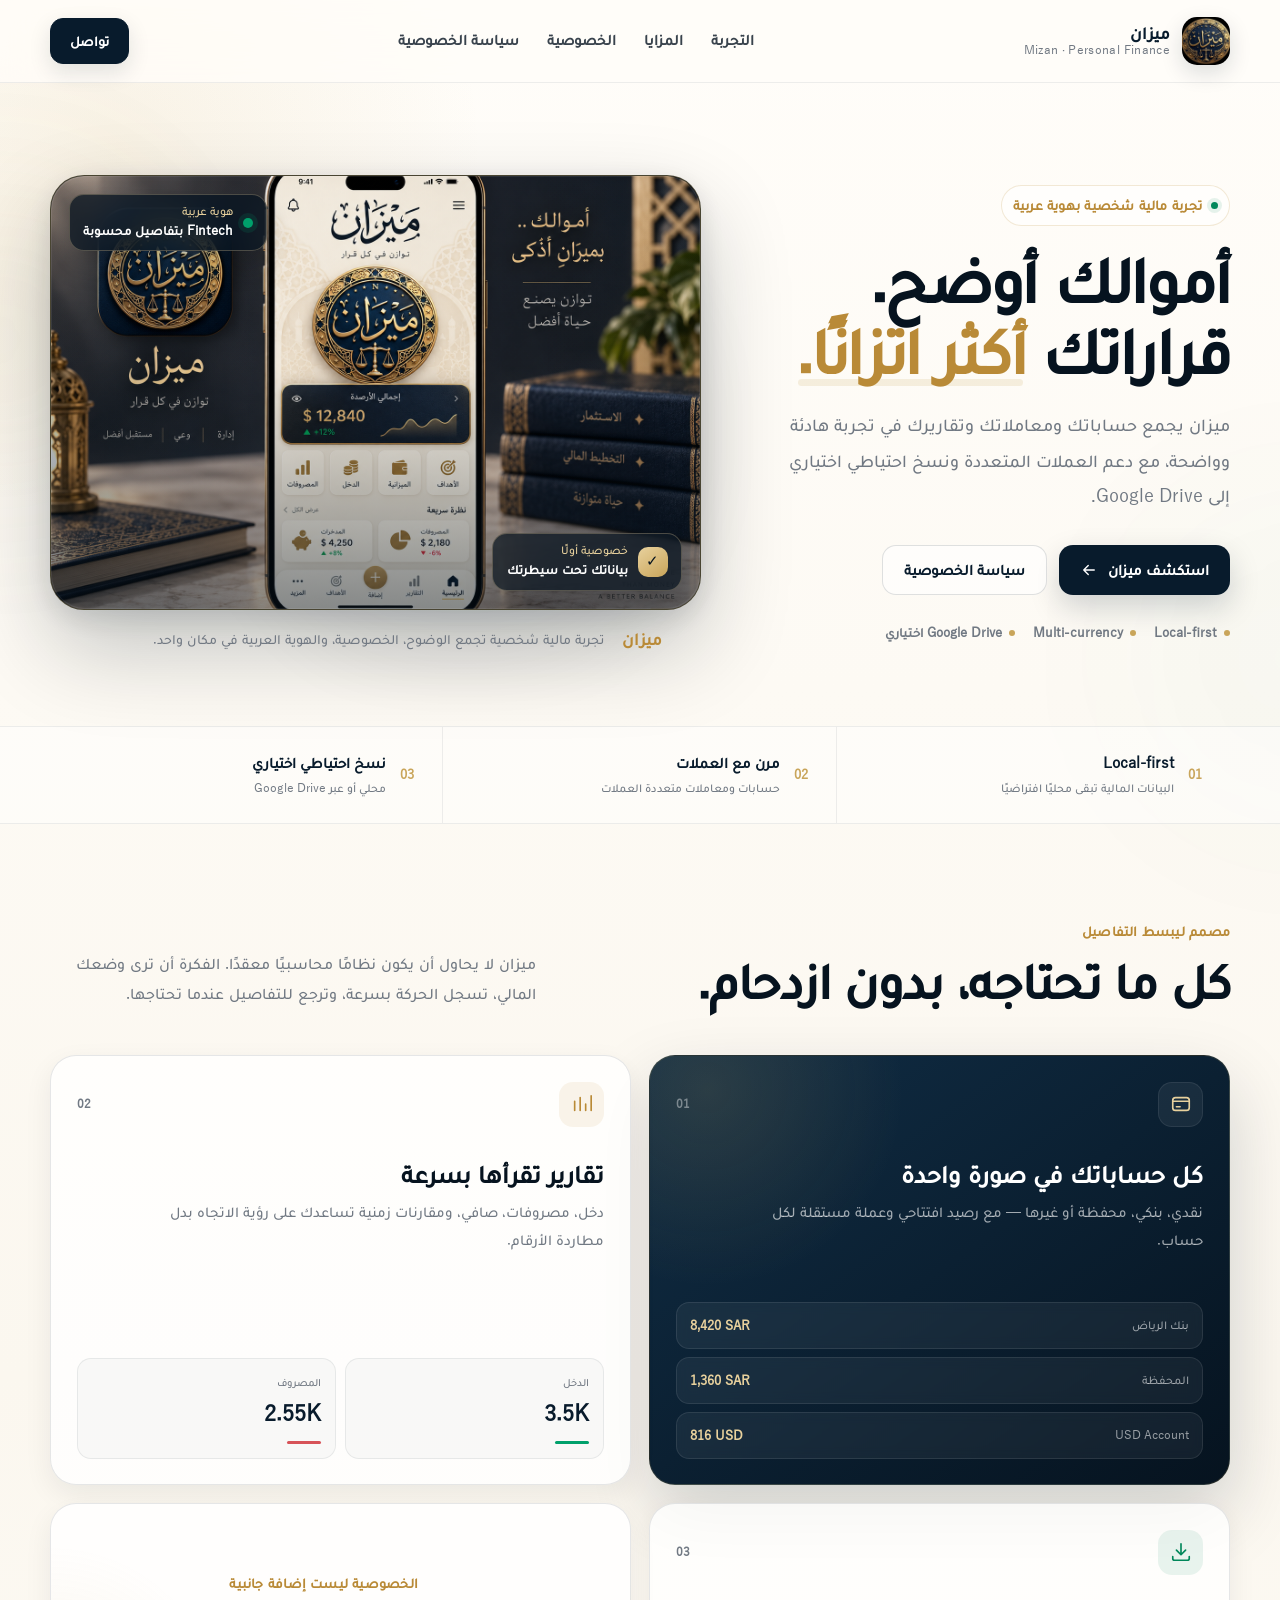
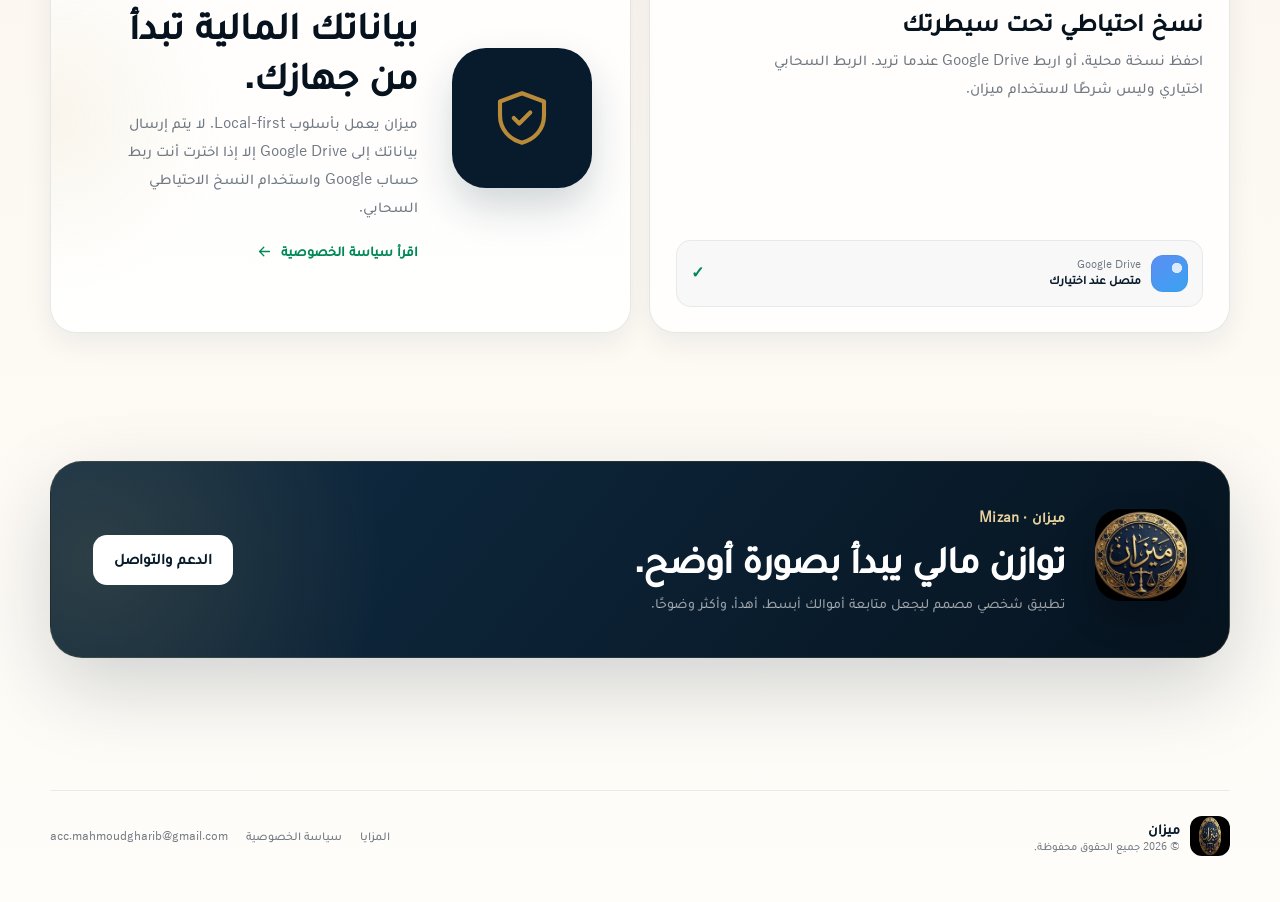
<file: index.html>
<!doctype html>
<html lang="ar" dir="rtl">
<head>
  <meta charset="utf-8" />
  <meta name="viewport" content="width=device-width, initial-scale=1" />
  <meta name="description" content="ميزان — تجربة عربية أنيقة لإدارة الأموال الشخصية، الحسابات، المعاملات، التقارير والنسخ الاحتياطي." />
  <meta name="theme-color" content="#081b2c" />
  <title>ميزان | Mizan</title>
  <link rel="icon" href="assets/mizan-logo.png" />
  <link rel="stylesheet" href="assets/styles.css?v=20260908-fontfix2" />
</head>
<body>
  <div class="ambient ambient-one" aria-hidden="true"></div>
  <div class="ambient ambient-two" aria-hidden="true"></div>

  <header class="site-header">
    <div class="shell nav">
      <a class="brand" href="./" aria-label="الرئيسية - ميزان">
        <img class="brand-logo" src="assets/mizan-logo.png" alt="" />
        <div class="brand-copy">
          <strong>ميزان</strong>
          <span>Mizan · Personal Finance</span>
        </div>
      </a>

      <nav class="navlinks" aria-label="التنقل الرئيسي">
        <a href="#experience">التجربة</a>
        <a href="#features">المزايا</a>
        <a href="#privacy">الخصوصية</a>
        <a href="privacy-policy/">سياسة الخصوصية</a>
      </nav>

      <a class="nav-cta" href="mailto:acc.mahmoudgharib@gmail.com">تواصل</a>
    </div>
  </header>

  <main>
    <section class="hero" id="experience">
      <div class="shell hero-grid">
        <div class="hero-copy">
          <div class="eyebrow">
            <span class="eyebrow-dot"></span>
            تجربة مالية شخصية بهوية عربية
          </div>

          <h1>
            أموالك أوضح.<br />
            قراراتك <span>أكثر اتزانًا.</span>
          </h1>

          <p class="hero-lead">
            ميزان يجمع حساباتك ومعاملاتك وتقاريرك في تجربة هادئة وواضحة،
            مع دعم العملات المتعددة ونسخ احتياطي اختياري إلى Google Drive.
          </p>

          <div class="hero-actions">
            <a class="btn btn-primary" href="#features">
              <span>استكشف ميزان</span>
              <svg viewBox="0 0 24 24" aria-hidden="true"><path d="M5 12h14M13 6l6 6-6 6"/></svg>
            </a>
            <a class="btn btn-ghost" href="privacy-policy/">
              سياسة الخصوصية
            </a>
          </div>

          <div class="trust-row" aria-label="مميزات أساسية">
            <span><i></i> Local-first</span>
            <span><i></i> Multi-currency</span>
            <span><i></i> Google Drive اختياري</span>
          </div>
        </div>

        <div class="hero-art" aria-label="هوية ميزان وتجربة التطبيق">
          <div class="hero-art-frame">
            <img src="assets/mizan-hero-visual.png" alt="تصميم بصري لتطبيق ميزان يعرض الهوية العربية وتجربة إدارة الأموال" />
            <div class="hero-art-shade" aria-hidden="true"></div>
            <div class="hero-art-badge hero-art-badge-top">
              <span class="badge-mark"></span>
              <div><small>هوية عربية</small><strong>Fintech بتفاصيل محسوبة</strong></div>
            </div>
            <div class="hero-art-badge hero-art-badge-bottom">
              <span class="badge-icon">✓</span>
              <div><small>خصوصية أولًا</small><strong>بياناتك تحت سيطرتك</strong></div>
            </div>
          </div>
          <div class="hero-art-caption">
            <span>ميزان</span>
            <p>تجربة مالية شخصية تجمع الوضوح، الخصوصية، والهوية العربية في مكان واحد.</p>
          </div>
        </div>
      </div>
    </section>

    <section class="stats-strip">
      <div class="shell stats-grid">
        <div class="stat-item">
          <span>01</span>
          <div><strong>Local-first</strong><small>البيانات المالية تبقى محليًا افتراضيًا</small></div>
        </div>
        <div class="stat-item">
          <span>02</span>
          <div><strong>مرن مع العملات</strong><small>حسابات ومعاملات متعددة العملات</small></div>
        </div>
        <div class="stat-item">
          <span>03</span>
          <div><strong>نسخ احتياطي اختياري</strong><small>محلي أو عبر Google Drive</small></div>
        </div>
      </div>
    </section>

    <section class="section section-features" id="features">
      <div class="shell">
        <div class="section-heading">
          <div>
            <span class="section-kicker">مصمم ليبسط التفاصيل</span>
            <h2>كل ما تحتاجه، بدون ازدحام.</h2>
          </div>
          <p>
            ميزان لا يحاول أن يكون نظامًا محاسبيًا معقدًا. الفكرة أن ترى وضعك المالي،
            تسجل الحركة بسرعة، وترجع للتفاصيل عندما تحتاجها.
          </p>
        </div>

        <div class="bento">
          <article class="feature-card feature-card-wide dark-card">
            <div class="feature-top">
              <span class="feature-icon">
                <svg viewBox="0 0 24 24" aria-hidden="true">
                  <rect x="3" y="5" width="18" height="14" rx="3"/>
                  <path d="M3 9h18M7 15h4"/>
                </svg>
              </span>
              <span class="feature-number">01</span>
            </div>
            <div class="feature-copy">
              <h3>كل حساباتك في صورة واحدة</h3>
              <p>نقدي، بنكي، محفظة أو غيرها — مع رصيد افتتاحي وعملة مستقلة لكل حساب.</p>
            </div>
            <div class="account-stack" aria-hidden="true">
              <div class="account-chip">
                <span>بنك الرياض</span><strong>8,420 SAR</strong>
              </div>
              <div class="account-chip">
                <span>المحفظة</span><strong>1,360 SAR</strong>
              </div>
              <div class="account-chip">
                <span>USD Account</span><strong>816 USD</strong>
              </div>
            </div>
          </article>

          <article class="feature-card">
            <div class="feature-top">
              <span class="feature-icon gold-icon">
                <svg viewBox="0 0 24 24" aria-hidden="true">
                  <path d="M4 19V9M10 19V5M16 19v-7M22 19V3"/>
                </svg>
              </span>
              <span class="feature-number">02</span>
            </div>
            <div class="feature-copy">
              <h3>تقارير تقرأها بسرعة</h3>
              <p>دخل، مصروفات، صافي، ومقارنات زمنية تساعدك على رؤية الاتجاه بدل مطاردة الأرقام.</p>
            </div>
            <div class="report-mini" aria-hidden="true">
              <div><span>الدخل</span><b>3.5K</b><i class="up"></i></div>
              <div><span>المصروف</span><b>2.55K</b><i class="down"></i></div>
            </div>
          </article>

          <article class="feature-card">
            <div class="feature-top">
              <span class="feature-icon green-icon">
                <svg viewBox="0 0 24 24" aria-hidden="true">
                  <path d="M12 3v12M7 10l5 5 5-5"/>
                  <path d="M5 21h14a2 2 0 0 0 2-2v-2M3 17v2a2 2 0 0 0 2 2"/>
                </svg>
              </span>
              <span class="feature-number">03</span>
            </div>
            <div class="feature-copy">
              <h3>نسخ احتياطي تحت سيطرتك</h3>
              <p>احفظ نسخة محلية، أو اربط Google Drive عندما تريد. الربط السحابي اختياري وليس شرطًا لاستخدام ميزان.</p>
            </div>
            <div class="backup-ui" aria-hidden="true">
              <span class="cloud-dot"></span>
              <div><small>Google Drive</small><strong>متصل عند اختيارك</strong></div>
              <span class="backup-check">✓</span>
            </div>
          </article>

          <article class="feature-card feature-card-wide privacy-card" id="privacy">
            <div class="privacy-mark" aria-hidden="true">
              <svg viewBox="0 0 24 24"><path d="M12 3 4 6v5c0 5.2 3.4 8.7 8 10 4.6-1.3 8-4.8 8-10V6l-8-3Z"/><path d="m9 12 2 2 4-4"/></svg>
            </div>
            <div class="privacy-copy">
              <span class="section-kicker">الخصوصية ليست إضافة جانبية</span>
              <h3>بياناتك المالية تبدأ من جهازك.</h3>
              <p>
                ميزان يعمل بأسلوب Local-first. لا يتم إرسال بياناتك إلى Google Drive إلا إذا اخترت أنت ربط حساب Google واستخدام النسخ الاحتياطي السحابي.
              </p>
              <a class="inline-link" href="privacy-policy/">
                اقرأ سياسة الخصوصية
                <svg viewBox="0 0 24 24" aria-hidden="true"><path d="M5 12h14M13 6l6 6-6 6"/></svg>
              </a>
            </div>
          </article>
        </div>
      </div>
    </section>

    <section class="section final-cta-section">
      <div class="shell">
        <div class="final-cta">
          <div class="final-cta-logo">
            <img src="assets/mizan-logo.png" alt="شعار ميزان" />
          </div>
          <div>
            <span class="section-kicker">ميزان · Mizan</span>
            <h2>توازن مالي يبدأ بصورة أوضح.</h2>
            <p>تطبيق شخصي مصمم ليجعل متابعة أموالك أبسط، أهدأ، وأكثر وضوحًا.</p>
          </div>
          <a class="btn btn-light" href="mailto:acc.mahmoudgharib@gmail.com">الدعم والتواصل</a>
        </div>
      </div>
    </section>
  </main>

  <footer class="site-footer">
    <div class="shell footer-grid">
      <div class="footer-brand">
        <img src="assets/mizan-logo.png" alt="" />
        <div><strong>ميزان</strong><span>© 2026 جميع الحقوق محفوظة.</span></div>
      </div>
      <div class="footer-links">
        <a href="#features">المزايا</a>
        <a href="privacy-policy/">سياسة الخصوصية</a>
        <a href="mailto:acc.mahmoudgharib@gmail.com">acc.mahmoudgharib@gmail.com</a>
      </div>
    </div>
  </footer>
</body>
</html>
</file>
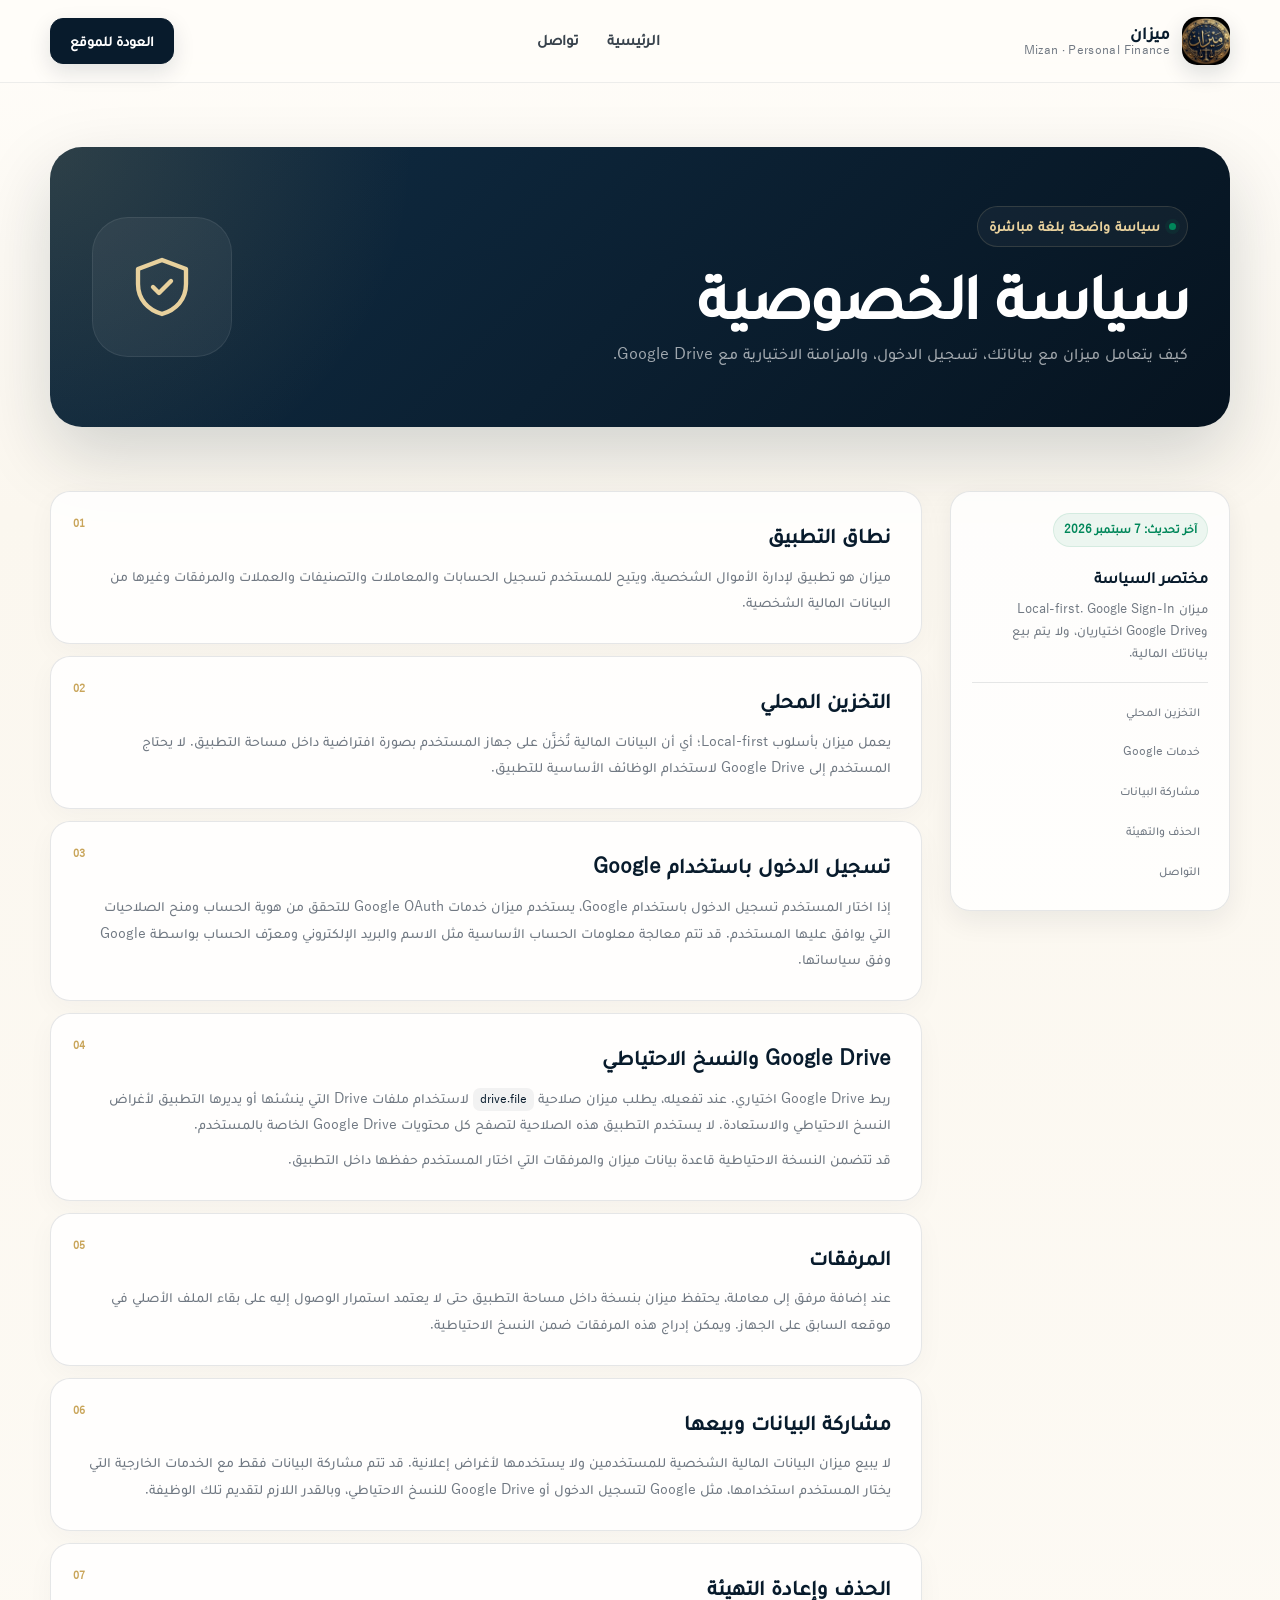
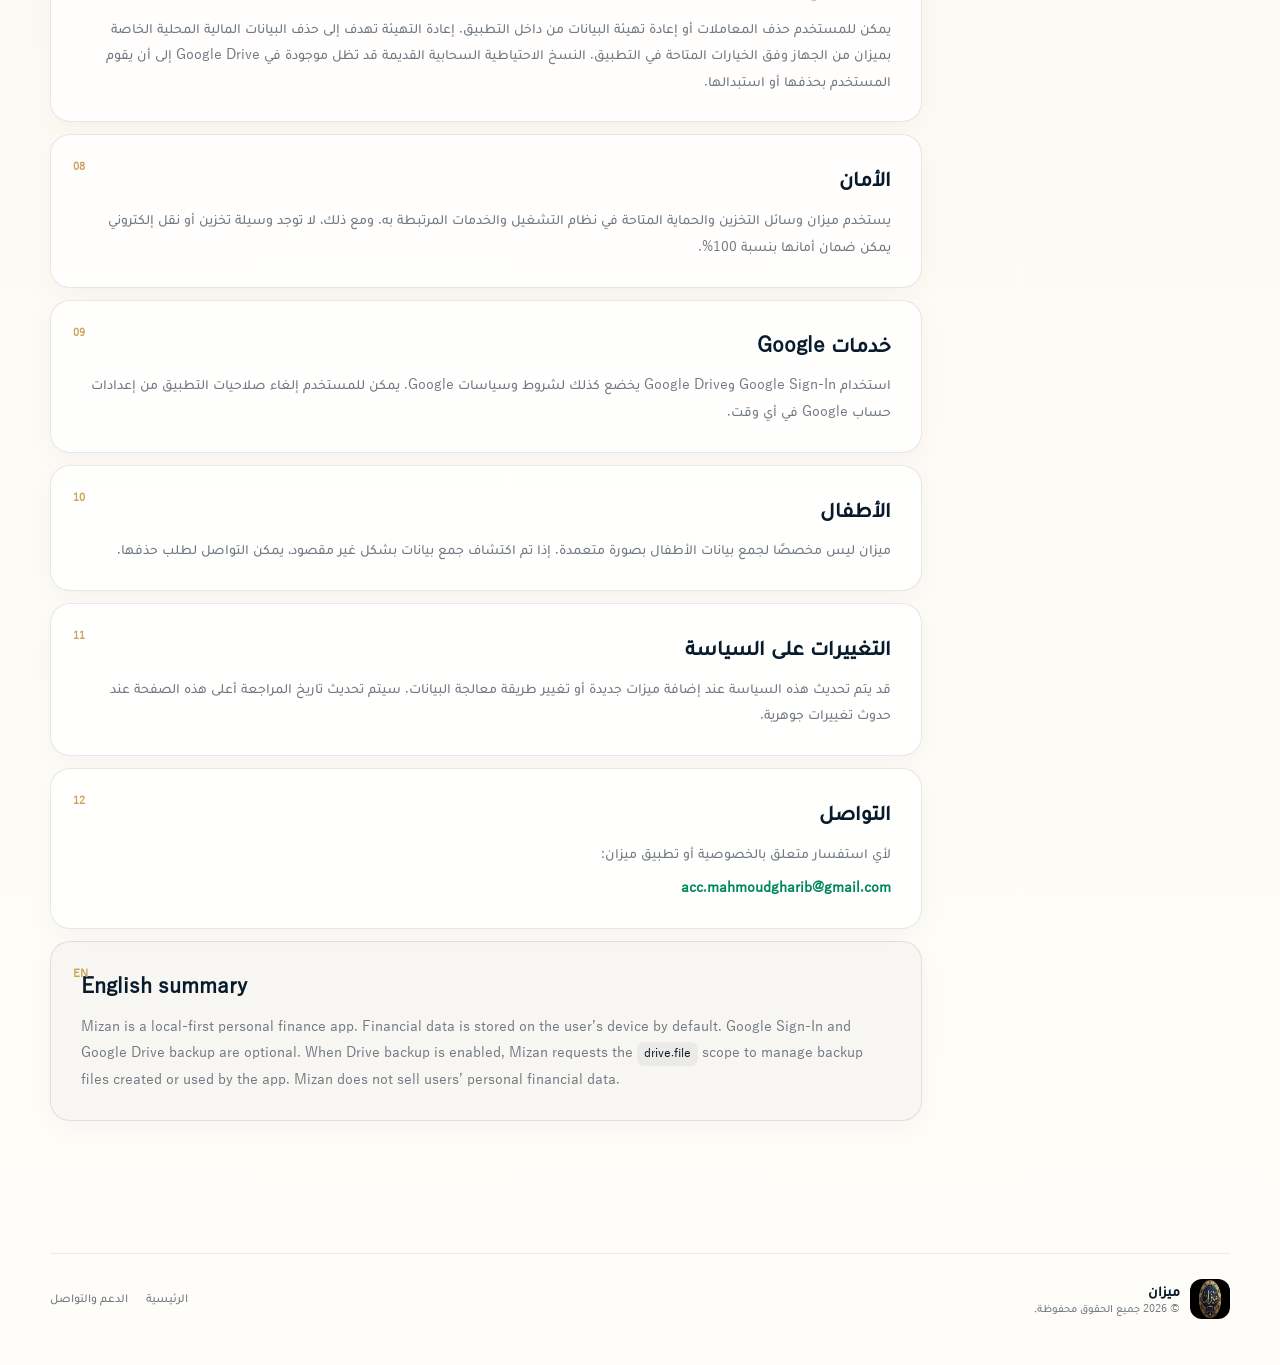
<file: privacy-policy/index.html>
<!doctype html>
<html lang="ar" dir="rtl">
<head>
  <meta charset="utf-8" />
  <meta name="viewport" content="width=device-width, initial-scale=1" />
  <meta name="description" content="سياسة الخصوصية لتطبيق ميزان Mizan" />
  <meta name="theme-color" content="#081b2c" />
  <title>سياسة الخصوصية | ميزان</title>
  <link rel="icon" href="../assets/mizan-logo.png" />
  <link rel="stylesheet" href="../assets/styles.css?v=20260908-fontfix2" />
</head>
<body class="privacy-page">
  <header class="site-header">
    <div class="shell nav">
      <a class="brand" href="../" aria-label="العودة للرئيسية">
        <img class="brand-logo" src="../assets/mizan-logo.png" alt="" />
        <div class="brand-copy">
          <strong>ميزان</strong>
          <span>Mizan · Personal Finance</span>
        </div>
      </a>
      <nav class="navlinks" aria-label="التنقل">
        <a href="../">الرئيسية</a>
        <a href="mailto:acc.mahmoudgharib@gmail.com">تواصل</a>
      </nav>
      <a class="nav-cta" href="../">العودة للموقع</a>
    </div>
  </header>

  <main>
    <section class="privacy-hero">
      <div class="shell">
        <div class="privacy-hero-card">
          <div>
            <span class="eyebrow"><span class="eyebrow-dot"></span> سياسة واضحة بلغة مباشرة</span>
            <h1>سياسة الخصوصية</h1>
            <p>كيف يتعامل ميزان مع بياناتك، تسجيل الدخول، والمزامنة الاختيارية مع Google Drive.</p>
          </div>
          <div class="privacy-shield" aria-hidden="true">
            <svg viewBox="0 0 24 24"><path d="M12 3 4 6v5c0 5.2 3.4 8.7 8 10 4.6-1.3 8-4.8 8-10V6l-8-3Z"/><path d="m9 12 2 2 4-4"/></svg>
          </div>
        </div>
      </div>
    </section>

    <section class="section privacy-content-section">
      <div class="shell privacy-layout">
        <aside class="privacy-aside">
          <div class="privacy-aside-card">
            <span class="badge">آخر تحديث: 7 سبتمبر 2026</span>
            <strong>مختصر السياسة</strong>
            <p>ميزان Local-first. Google Sign-In وGoogle Drive اختياريان، ولا يتم بيع بياناتك المالية.</p>
            <nav aria-label="فهرس السياسة">
              <a href="#local">التخزين المحلي</a>
              <a href="#google">خدمات Google</a>
              <a href="#sharing">مشاركة البيانات</a>
              <a href="#delete">الحذف والتهيئة</a>
              <a href="#contact">التواصل</a>
            </nav>
          </div>
        </aside>

        <article class="privacy-document">
          <section>
            <span class="policy-num">01</span>
            <h2>نطاق التطبيق</h2>
            <p>ميزان هو تطبيق لإدارة الأموال الشخصية، ويتيح للمستخدم تسجيل الحسابات والمعاملات والتصنيفات والعملات والمرفقات وغيرها من البيانات المالية الشخصية.</p>
          </section>

          <section id="local">
            <span class="policy-num">02</span>
            <h2>التخزين المحلي</h2>
            <p>يعمل ميزان بأسلوب Local-first؛ أي أن البيانات المالية تُخزَّن على جهاز المستخدم بصورة افتراضية داخل مساحة التطبيق. لا يحتاج المستخدم إلى Google Drive لاستخدام الوظائف الأساسية للتطبيق.</p>
          </section>

          <section id="google">
            <span class="policy-num">03</span>
            <h2>تسجيل الدخول باستخدام Google</h2>
            <p>إذا اختار المستخدم تسجيل الدخول باستخدام Google، يستخدم ميزان خدمات Google OAuth للتحقق من هوية الحساب ومنح الصلاحيات التي يوافق عليها المستخدم. قد تتم معالجة معلومات الحساب الأساسية مثل الاسم والبريد الإلكتروني ومعرّف الحساب بواسطة Google وفق سياساتها.</p>
          </section>

          <section>
            <span class="policy-num">04</span>
            <h2>Google Drive والنسخ الاحتياطي</h2>
            <p>ربط Google Drive اختياري. عند تفعيله، يطلب ميزان صلاحية <code>drive.file</code> لاستخدام ملفات Drive التي ينشئها أو يديرها التطبيق لأغراض النسخ الاحتياطي والاستعادة. لا يستخدم التطبيق هذه الصلاحية لتصفح كل محتويات Google Drive الخاصة بالمستخدم.</p>
            <p>قد تتضمن النسخة الاحتياطية قاعدة بيانات ميزان والمرفقات التي اختار المستخدم حفظها داخل التطبيق.</p>
          </section>

          <section>
            <span class="policy-num">05</span>
            <h2>المرفقات</h2>
            <p>عند إضافة مرفق إلى معاملة، يحتفظ ميزان بنسخة داخل مساحة التطبيق حتى لا يعتمد استمرار الوصول إليه على بقاء الملف الأصلي في موقعه السابق على الجهاز. ويمكن إدراج هذه المرفقات ضمن النسخ الاحتياطية.</p>
          </section>

          <section id="sharing">
            <span class="policy-num">06</span>
            <h2>مشاركة البيانات وبيعها</h2>
            <p>لا يبيع ميزان البيانات المالية الشخصية للمستخدمين ولا يستخدمها لأغراض إعلانية. قد تتم مشاركة البيانات فقط مع الخدمات الخارجية التي يختار المستخدم استخدامها، مثل Google لتسجيل الدخول أو Google Drive للنسخ الاحتياطي، وبالقدر اللازم لتقديم تلك الوظيفة.</p>
          </section>

          <section id="delete">
            <span class="policy-num">07</span>
            <h2>الحذف وإعادة التهيئة</h2>
            <p>يمكن للمستخدم حذف المعاملات أو إعادة تهيئة البيانات من داخل التطبيق. إعادة التهيئة تهدف إلى حذف البيانات المالية المحلية الخاصة بميزان من الجهاز وفق الخيارات المتاحة في التطبيق. النسخ الاحتياطية السحابية القديمة قد تظل موجودة في Google Drive إلى أن يقوم المستخدم بحذفها أو استبدالها.</p>
          </section>

          <section>
            <span class="policy-num">08</span>
            <h2>الأمان</h2>
            <p>يستخدم ميزان وسائل التخزين والحماية المتاحة في نظام التشغيل والخدمات المرتبطة به. ومع ذلك، لا توجد وسيلة تخزين أو نقل إلكتروني يمكن ضمان أمانها بنسبة 100%.</p>
          </section>

          <section>
            <span class="policy-num">09</span>
            <h2>خدمات Google</h2>
            <p>استخدام Google Sign-In وGoogle Drive يخضع كذلك لشروط وسياسات Google. يمكن للمستخدم إلغاء صلاحيات التطبيق من إعدادات حساب Google في أي وقت.</p>
          </section>

          <section>
            <span class="policy-num">10</span>
            <h2>الأطفال</h2>
            <p>ميزان ليس مخصصًا لجمع بيانات الأطفال بصورة متعمدة. إذا تم اكتشاف جمع بيانات بشكل غير مقصود، يمكن التواصل لطلب حذفها.</p>
          </section>

          <section>
            <span class="policy-num">11</span>
            <h2>التغييرات على السياسة</h2>
            <p>قد يتم تحديث هذه السياسة عند إضافة ميزات جديدة أو تغيير طريقة معالجة البيانات. سيتم تحديث تاريخ المراجعة أعلى هذه الصفحة عند حدوث تغييرات جوهرية.</p>
          </section>

          <section id="contact">
            <span class="policy-num">12</span>
            <h2>التواصل</h2>
            <p>لأي استفسار متعلق بالخصوصية أو تطبيق ميزان:</p>
            <p><a class="contact-email" href="mailto:acc.mahmoudgharib@gmail.com">acc.mahmoudgharib@gmail.com</a></p>
          </section>

          <section class="english-summary" lang="en" dir="ltr">
            <span class="policy-num">EN</span>
            <h2>English summary</h2>
            <p>Mizan is a local-first personal finance app. Financial data is stored on the user’s device by default. Google Sign-In and Google Drive backup are optional. When Drive backup is enabled, Mizan requests the <code>drive.file</code> scope to manage backup files created or used by the app. Mizan does not sell users’ personal financial data.</p>
          </section>
        </article>
      </div>
    </section>
  </main>

  <footer class="site-footer">
    <div class="shell footer-grid">
      <div class="footer-brand">
        <img src="../assets/mizan-logo.png" alt="" />
        <div><strong>ميزان</strong><span>© 2026 جميع الحقوق محفوظة.</span></div>
      </div>
      <div class="footer-links">
        <a href="../">الرئيسية</a>
        <a href="mailto:acc.mahmoudgharib@gmail.com">الدعم والتواصل</a>
      </div>
    </div>
  </footer>
</body>
</html>
</file>
<file: assets/styles.css>
@font-face {
  font-family: 'MahmoudWeb';
  src: url('./fonts/Mahmoud-Web-20260908.woff2') format('woff2'),
       url('./fonts/Mahmoud-Web-20260908.ttf') format('truetype');
  font-display: swap;
  font-style: normal;
  font-weight: 500;
}

:root {
  --navy-950: #06131f;
  --navy-900: #081b2c;
  --navy-850: #0b2336;
  --navy-800: #102d45;
  --gold-600: #b98a37;
  --gold-500: #c9a55a;
  --gold-300: #e8d19d;
  --cream-50: #fffdf9;
  --cream-100: #fbf7ef;
  --cream-200: #f5eee2;
  --ink-900: #121b24;
  --ink-700: #39434d;
  --ink-500: #717983;
  --green-600: #00875a;
  --green-500: #00a06b;
  --red-500: #d75358;
  --line: rgba(8, 27, 44, .10);
  --line-gold: rgba(201, 165, 90, .28);
  --white: #fff;
  --shadow-sm: 0 10px 28px rgba(8, 27, 44, .07);
  --shadow-md: 0 24px 60px rgba(8, 27, 44, .12);
  --shadow-lg: 0 36px 90px rgba(8, 27, 44, .18);
  --radius-xl: 36px;
  --radius-lg: 26px;
  --radius-md: 18px;
  --ease: cubic-bezier(.2,.75,.25,1);
}

* { box-sizing: border-box; }
html {
  scroll-behavior: smooth;
  font-family: 'MahmoudWeb', sans-serif;
}

html, body, body *, button, input, textarea, select, option {
  font-family: 'MahmoudWeb', sans-serif !important;
}


body {
  margin: 0;
  color: var(--ink-900);
  background:
    radial-gradient(circle at 9% 6%, rgba(201,165,90,.12), transparent 23rem),
    linear-gradient(180deg, #fffdf9 0%, #fbf7ef 55%, #fffdf9 100%);
  font-family: 'MahmoudWeb', sans-serif;
  font-weight: 500;
  font-synthesis: weight;
  line-height: 1.72;
  text-rendering: optimizeLegibility;
  -webkit-font-smoothing: antialiased;
  overflow-x: hidden;
}

body::selection { background: rgba(201,165,90,.35); color: var(--navy-950); }

button, input, textarea, select, option, code, pre {
  font-family: inherit;
}

img { max-width: 100%; }
a { color: inherit; text-decoration: none; }
svg { fill: none; stroke: currentColor; stroke-width: 1.8; stroke-linecap: round; stroke-linejoin: round; }

.shell {
  width: min(1180px, calc(100% - 44px));
  margin-inline: auto;
}

.ambient {
  position: fixed;
  border-radius: 50%;
  filter: blur(90px);
  pointer-events: none;
  z-index: -1;
  opacity: .42;
}
.ambient-one {
  width: 320px;
  height: 320px;
  background: rgba(201,165,90,.16);
  top: 20vh;
  left: -160px;
}
.ambient-two {
  width: 380px;
  height: 380px;
  background: rgba(0,135,90,.06);
  right: -210px;
  top: 52vh;
}

/* Header */
.site-header {
  position: sticky;
  inset-block-start: 0;
  z-index: 50;
  background: rgba(255,253,249,.82);
  border-bottom: 1px solid rgba(8,27,44,.07);
  backdrop-filter: blur(18px) saturate(140%);
  -webkit-backdrop-filter: blur(18px) saturate(140%);
}

.nav {
  min-height: 82px;
  display: grid;
  grid-template-columns: auto 1fr auto;
  align-items: center;
  gap: 28px;
}

.brand {
  display: inline-flex;
  align-items: center;
  gap: 12px;
  min-width: max-content;
}

.brand-logo {
  width: 48px;
  height: 48px;
  border-radius: 15px;
  object-fit: cover;
  box-shadow: 0 8px 22px rgba(8,27,44,.14);
}

.brand-copy {
  display: grid;
  gap: 0;
  line-height: 1.15;
}
.brand-copy strong {
  color: var(--navy-900);
  font-size: 1.08rem;
  font-weight: 900;
}
.brand-copy span {
  color: var(--ink-500);
  font-size: .73rem;
  direction: ltr;
  text-align: right;
  letter-spacing: .03em;
}

.navlinks {
  display: flex;
  justify-content: center;
  align-items: center;
  gap: 28px;
}
.navlinks a {
  color: var(--ink-700);
  font-size: .93rem;
  font-weight: 750;
  transition: color .18s ease;
}
.navlinks a:hover { color: var(--navy-900); }

.nav-cta {
  background: var(--navy-900);
  color: white;
  padding: 10px 19px;
  border: 1px solid var(--navy-900);
  border-radius: 13px;
  font-size: .9rem;
  font-weight: 850;
  box-shadow: 0 8px 22px rgba(8,27,44,.12);
  transition: transform .22s var(--ease), background .22s var(--ease);
}
.nav-cta:hover {
  transform: translateY(-2px);
  background: var(--navy-800);
}

/* Hero */
.hero {
  position: relative;
  padding: 92px 0 72px;
}

.hero-grid {
  display: grid;
  grid-template-columns: minmax(0, .94fr) minmax(460px, 1.06fr);
  align-items: center;
  gap: 78px;
}

.hero-copy { position: relative; z-index: 2; }

.eyebrow,
.section-kicker {
  color: var(--gold-600);
  font-size: .9rem;
  font-weight: 900;
  letter-spacing: .015em;
}
.eyebrow {
  display: inline-flex;
  align-items: center;
  gap: 9px;
  padding: 7px 11px;
  border: 1px solid rgba(201,165,90,.24);
  background: rgba(255,255,255,.56);
  border-radius: 999px;
}
.eyebrow-dot {
  width: 7px;
  height: 7px;
  background: var(--green-600);
  border-radius: 50%;
  box-shadow: 0 0 0 4px rgba(0,135,90,.10);
}

h1, h2, h3, p { margin-top: 0; }

.hero h1 {
  margin: 20px 0 20px;
  color: var(--navy-950);
  font-size: clamp(3rem, 5.15vw, 5.45rem);
  line-height: 1.08;
  font-weight: 900;
  letter-spacing: -.035em;
}
.hero h1 span {
  color: var(--gold-600);
  position: relative;
  white-space: nowrap;
}
.hero h1 span::after {
  content: '';
  position: absolute;
  right: 1%;
  left: 1%;
  bottom: .04em;
  height: .11em;
  background: rgba(201,165,90,.16);
  border-radius: 999px;
  z-index: -1;
}

.hero-lead {
  max-width: 635px;
  color: var(--ink-500);
  font-size: 1.14rem;
  line-height: 1.95;
  margin-bottom: 0;
}

.hero-actions {
  display: flex;
  flex-wrap: wrap;
  align-items: center;
  gap: 12px;
  margin-top: 30px;
}

.btn {
  min-height: 50px;
  padding: 11px 21px;
  border-radius: 14px;
  display: inline-flex;
  align-items: center;
  justify-content: center;
  gap: 10px;
  font-weight: 900;
  font-size: .96rem;
  transition: transform .22s var(--ease), box-shadow .22s var(--ease), background .22s var(--ease);
}
.btn svg { width: 18px; height: 18px; transform: scaleX(-1); }

.btn-primary {
  background: var(--navy-900);
  color: white;
  box-shadow: 0 12px 30px rgba(8,27,44,.18);
}
.btn-primary:hover {
  transform: translateY(-3px);
  background: var(--navy-800);
  box-shadow: 0 18px 36px rgba(8,27,44,.22);
}

.btn-ghost {
  color: var(--navy-900);
  border: 1px solid rgba(8,27,44,.13);
  background: rgba(255,255,255,.58);
}
.btn-ghost:hover {
  transform: translateY(-3px);
  background: white;
  box-shadow: var(--shadow-sm);
}

.trust-row {
  display: flex;
  flex-wrap: wrap;
  gap: 12px 18px;
  margin-top: 27px;
  color: var(--ink-500);
  font-size: .82rem;
  font-weight: 700;
}
.trust-row span {
  display: inline-flex;
  align-items: center;
  gap: 7px;
}
.trust-row i {
  width: 6px;
  height: 6px;
  border-radius: 50%;
  background: var(--gold-500);
}

/* Product stage */
.product-stage {
  position: relative;
  min-height: 600px;
  display: grid;
  place-items: center;
}

.stage-glow {
  position: absolute;
  width: 88%;
  aspect-ratio: 1;
  border-radius: 50%;
  background:
    radial-gradient(circle, rgba(201,165,90,.20) 0%, rgba(201,165,90,.08) 36%, transparent 68%);
  filter: blur(6px);
}

.app-window {
  width: min(100%, 520px);
  position: relative;
  z-index: 2;
  background:
    linear-gradient(180deg, rgba(255,255,255,.96), rgba(255,253,249,.94));
  border: 1px solid rgba(8,27,44,.09);
  border-radius: 34px;
  padding: 20px;
  box-shadow:
    0 42px 100px rgba(8,27,44,.18),
    0 3px 0 rgba(255,255,255,.85) inset;
  transform: rotate(-1.1deg);
}

.app-window::before {
  content: '';
  position: absolute;
  inset: 8px;
  border: 1px solid rgba(201,165,90,.12);
  border-radius: 27px;
  pointer-events: none;
}

.app-topline {
  display: flex;
  justify-content: space-between;
  align-items: center;
  gap: 14px;
  padding: 5px 5px 18px;
}

.app-brand-mini {
  display: flex;
  align-items: center;
  gap: 10px;
}
.app-brand-mini img {
  width: 40px;
  height: 40px;
  border-radius: 13px;
  object-fit: cover;
}
.app-brand-mini div { display: grid; line-height: 1.25; }
.app-brand-mini strong { font-size: .92rem; color: var(--navy-900); }
.app-brand-mini span { font-size: .72rem; color: var(--ink-500); }

.status-pill {
  font-size: .68rem;
  color: var(--green-600);
  background: rgba(0,135,90,.08);
  border: 1px solid rgba(0,135,90,.12);
  border-radius: 999px;
  padding: 5px 9px;
  font-weight: 850;
}

.balance-panel {
  position: relative;
  overflow: hidden;
  min-height: 260px;
  padding: 25px 26px 15px;
  border-radius: 27px;
  background:
    radial-gradient(circle at 10% 0%, rgba(201,165,90,.15), transparent 34%),
    radial-gradient(circle at 100% 100%, rgba(255,255,255,.08), transparent 30%),
    linear-gradient(145deg, var(--navy-800), var(--navy-950));
  color: white;
  box-shadow: 0 18px 42px rgba(8,27,44,.22);
}

.balance-label {
  display: inline-flex;
  align-items: center;
  gap: 8px;
  color: var(--gold-300);
  font-size: .9rem;
  font-weight: 850;
}
.wallet-icon {
  width: 30px;
  height: 30px;
  border: 1px solid rgba(232,209,157,.25);
  border-radius: 10px;
  display: grid;
  place-items: center;
}
.wallet-icon svg { width: 17px; }

.balance-number {
  margin-top: 21px;
  font-family: 'MahmoudWeb', 'Segoe UI', sans-serif;
  font-size: 2.68rem;
  font-weight: 900;
  direction: ltr;
  text-align: right;
  letter-spacing: -.025em;
}
.balance-number small {
  color: var(--gold-300);
  font-size: .82rem;
  font-weight: 800;
  letter-spacing: .02em;
}

.balance-sub {
  margin-top: 3px;
  color: rgba(255,255,255,.54);
  font-size: .76rem;
}

.balance-line {
  position: absolute;
  right: 0;
  left: 0;
  bottom: 0;
  height: 88px;
}
.balance-line svg { width: 100%; height: 100%; }
.balance-line .area {
  fill: rgba(201,165,90,.08);
  stroke: none;
}
.balance-line .stroke {
  stroke: var(--gold-500);
  stroke-width: 2.2;
  fill: none;
  vector-effect: non-scaling-stroke;
}

.mini-metrics {
  display: grid;
  grid-template-columns: repeat(3,1fr);
  gap: 10px;
  margin-top: 12px;
}
.mini-metrics > div {
  min-width: 0;
  padding: 12px 13px;
  border: 1px solid rgba(8,27,44,.07);
  background: white;
  border-radius: 15px;
  display: grid;
  gap: 3px;
}
.mini-metrics span { color: var(--ink-500); font-size: .68rem; }
.mini-metrics strong { color: var(--navy-900); font-size: .95rem; direction: ltr; text-align: right; }
.mini-metrics .positive { color: var(--green-600); }
.mini-metrics .negative { color: var(--red-500); }

.insight-card {
  display: grid;
  grid-template-columns: auto 1fr auto;
  gap: 11px;
  align-items: center;
  padding: 13px 14px;
  margin-top: 10px;
  background: rgba(8,27,44,.035);
  border: 1px solid rgba(8,27,44,.06);
  border-radius: 15px;
}
.insight-icon {
  width: 34px;
  height: 34px;
  border-radius: 11px;
  display: grid;
  place-items: center;
  color: var(--gold-600);
  background: rgba(201,165,90,.10);
}
.insight-icon svg { width: 19px; }
.insight-card > div:nth-child(2) { display: grid; line-height: 1.32; }
.insight-card span { color: var(--ink-500); font-size: .66rem; }
.insight-card strong { color: var(--navy-900); font-size: .78rem; }

.spark-bars {
  width: 65px;
  height: 30px;
  display: flex;
  gap: 4px;
  align-items: end;
}
.spark-bars i {
  width: 6px;
  border-radius: 8px 8px 2px 2px;
  background: linear-gradient(180deg, var(--gold-500), rgba(201,165,90,.28));
}

.float-card {
  position: absolute;
  z-index: 4;
  display: flex;
  align-items: center;
  gap: 10px;
  padding: 11px 13px;
  border-radius: 16px;
  background: rgba(255,255,255,.86);
  backdrop-filter: blur(16px);
  -webkit-backdrop-filter: blur(16px);
  border: 1px solid rgba(255,255,255,.9);
  box-shadow: 0 18px 42px rgba(8,27,44,.14);
  animation: floaty 5.4s ease-in-out infinite;
}
.float-card div { display: grid; line-height: 1.25; }
.float-card small { font-size: .64rem; color: var(--ink-500); }
.float-card strong { font-size: .75rem; color: var(--navy-900); }
.float-icon {
  width: 32px;
  height: 32px;
  border-radius: 10px;
  background: var(--navy-900);
  color: var(--gold-300);
  display: grid;
  place-items: center;
  font-weight: 900;
}
.float-one { top: 10%; left: -5%; }
.float-two { right: -2%; bottom: 13%; animation-delay: -2.2s; }

@keyframes floaty {
  0%,100% { transform: translateY(0); }
  50% { transform: translateY(-9px); }
}

/* Stats strip */
.stats-strip {
  border-block: 1px solid rgba(8,27,44,.07);
  background: rgba(255,255,255,.44);
}
.stats-grid {
  display: grid;
  grid-template-columns: repeat(3,1fr);
}
.stat-item {
  display: grid;
  grid-template-columns: auto 1fr;
  gap: 14px;
  align-items: center;
  padding: 24px 28px;
  border-inline-start: 1px solid rgba(8,27,44,.07);
}
.stat-item:first-child { border-inline-start: 0; }
.stat-item > span {
  color: var(--gold-500);
  font-weight: 900;
  font-size: .8rem;
}
.stat-item div { display: grid; gap: 1px; }
.stat-item strong { color: var(--navy-900); font-size: .93rem; }
.stat-item small { color: var(--ink-500); font-size: .76rem; }

/* Sections */
.section { padding: 94px 0; }

.section-heading {
  display: grid;
  grid-template-columns: 1fr minmax(320px,.78fr);
  gap: 70px;
  align-items: end;
  margin-bottom: 42px;
}
.section-heading h2,
.final-cta h2 {
  margin: 7px 0 0;
  color: var(--navy-950);
  font-size: clamp(2.15rem, 4vw, 3.7rem);
  line-height: 1.18;
  font-weight: 900;
  letter-spacing: -.025em;
}
.section-heading p {
  color: var(--ink-500);
  margin-bottom: 4px;
  font-size: 1rem;
  line-height: 1.88;
}

/* Bento */
.bento {
  display: grid;
  grid-template-columns: repeat(2,minmax(0,1fr));
  gap: 18px;
}
.feature-card {
  position: relative;
  min-height: 360px;
  overflow: hidden;
  padding: 26px;
  border: 1px solid var(--line);
  border-radius: var(--radius-lg);
  background: rgba(255,255,255,.78);
  box-shadow: var(--shadow-sm);
  transition: transform .28s var(--ease), box-shadow .28s var(--ease), border-color .28s var(--ease);
}
.feature-card:hover {
  transform: translateY(-5px);
  box-shadow: var(--shadow-md);
  border-color: rgba(201,165,90,.34);
}
.feature-card-wide { min-height: 430px; }

.feature-top {
  display: flex;
  align-items: center;
  justify-content: space-between;
}
.feature-icon {
  width: 45px;
  height: 45px;
  border-radius: 14px;
  display: grid;
  place-items: center;
  color: var(--navy-900);
  background: rgba(8,27,44,.06);
}
.feature-icon svg { width: 22px; height: 22px; }
.gold-icon { color: var(--gold-600); background: rgba(201,165,90,.12); }
.green-icon { color: var(--green-600); background: rgba(0,135,90,.09); }
.feature-number {
  font-size: .75rem;
  color: var(--ink-500);
  font-weight: 900;
  direction: ltr;
}

.feature-copy { margin-top: 32px; max-width: 90%; }
.feature-copy h3,
.privacy-copy h3 {
  color: var(--navy-950);
  font-size: 1.55rem;
  line-height: 1.3;
  font-weight: 900;
  margin-bottom: 8px;
}
.feature-copy p,
.privacy-copy p {
  color: var(--ink-500);
  font-size: .94rem;
  line-height: 1.85;
  margin-bottom: 0;
}

.dark-card {
  color: white;
  background:
    radial-gradient(circle at 10% 8%, rgba(201,165,90,.15), transparent 30%),
    linear-gradient(145deg, var(--navy-800), var(--navy-950));
  border-color: rgba(201,165,90,.16);
  box-shadow: 0 30px 70px rgba(8,27,44,.18);
}
.dark-card .feature-icon {
  color: var(--gold-300);
  background: rgba(255,255,255,.06);
  border: 1px solid rgba(255,255,255,.08);
}
.dark-card .feature-number { color: rgba(255,255,255,.40); }
.dark-card .feature-copy h3 { color: white; }
.dark-card .feature-copy p { color: rgba(255,255,255,.62); }

.account-stack {
  position: absolute;
  left: 26px;
  right: 26px;
  bottom: 25px;
  display: grid;
  gap: 8px;
}
.account-chip {
  display: flex;
  justify-content: space-between;
  gap: 16px;
  align-items: center;
  padding: 11px 13px;
  border: 1px solid rgba(255,255,255,.09);
  border-radius: 13px;
  background: rgba(255,255,255,.055);
  backdrop-filter: blur(6px);
}
.account-chip span { color: rgba(255,255,255,.56); font-size: .75rem; }
.account-chip strong { color: var(--gold-300); direction: ltr; font-size: .84rem; }

.report-mini {
  position: absolute;
  right: 26px;
  left: 26px;
  bottom: 25px;
  display: grid;
  grid-template-columns: repeat(2,1fr);
  gap: 9px;
}
.report-mini > div {
  padding: 14px;
  border: 1px solid rgba(8,27,44,.07);
  border-radius: 14px;
  background: rgba(8,27,44,.025);
  display: grid;
  gap: 3px;
}
.report-mini span { color: var(--ink-500); font-size: .7rem; }
.report-mini b { font-size: 1.35rem; color: var(--navy-900); direction: ltr; text-align: right; }
.report-mini i {
  width: 34px;
  height: 3px;
  border-radius: 999px;
  margin-top: 5px;
}
.report-mini .up { background: var(--green-500); }
.report-mini .down { background: var(--red-500); }

.backup-ui {
  position: absolute;
  right: 26px;
  left: 26px;
  bottom: 25px;
  padding: 14px;
  border: 1px solid rgba(8,27,44,.07);
  border-radius: 15px;
  display: grid;
  grid-template-columns: auto 1fr auto;
  align-items: center;
  gap: 10px;
  background: rgba(8,27,44,.025);
}
.cloud-dot {
  width: 37px;
  height: 37px;
  border-radius: 12px;
  background:
    radial-gradient(circle at 70% 35%, rgba(255,255,255,.8) 0 14%, transparent 15%),
    linear-gradient(145deg, #5d8ef3, #38a3f1);
  box-shadow: inset 0 0 0 1px rgba(0,0,0,.04);
}
.backup-ui div { display: grid; line-height: 1.35; }
.backup-ui small { color: var(--ink-500); font-size: .66rem; }
.backup-ui strong { color: var(--navy-900); font-size: .78rem; }
.backup-check {
  color: var(--green-600);
  font-weight: 900;
}

.privacy-card {
  display: grid;
  grid-template-columns: auto 1fr;
  align-items: center;
  gap: 34px;
  padding: 38px;
  background:
    radial-gradient(circle at 0% 50%, rgba(201,165,90,.11), transparent 28%),
    rgba(255,255,255,.86);
}
.privacy-mark {
  width: 140px;
  height: 140px;
  border-radius: 34px;
  display: grid;
  place-items: center;
  color: var(--gold-600);
  background: var(--navy-900);
  box-shadow: 0 20px 42px rgba(8,27,44,.18);
}
.privacy-mark svg { width: 66px; height: 66px; stroke-width: 1.5; }
.privacy-copy { max-width: 680px; }
.privacy-copy h3 { font-size: clamp(1.8rem,3vw,2.55rem); margin-top: 5px; }
.inline-link {
  margin-top: 18px;
  display: inline-flex;
  align-items: center;
  gap: 8px;
  color: var(--green-600);
  font-size: .9rem;
  font-weight: 900;
}
.inline-link svg { width: 17px; transform: scaleX(-1); }

/* Final CTA */
.final-cta-section { padding-top: 34px; }

.final-cta {
  position: relative;
  overflow: hidden;
  display: grid;
  grid-template-columns: auto 1fr auto;
  align-items: center;
  gap: 30px;
  padding: 42px;
  color: white;
  background:
    radial-gradient(circle at 4% 50%, rgba(201,165,90,.16), transparent 25%),
    linear-gradient(130deg, var(--navy-800), var(--navy-950));
  border: 1px solid rgba(201,165,90,.15);
  border-radius: 32px;
  box-shadow: 0 30px 80px rgba(8,27,44,.18);
}
.final-cta-logo img {
  width: 92px;
  height: 92px;
  border-radius: 25px;
  object-fit: cover;
  box-shadow: 0 16px 34px rgba(0,0,0,.22);
}
.final-cta .section-kicker { color: var(--gold-300); }
.final-cta h2 {
  color: white;
  font-size: clamp(1.75rem,3vw,2.65rem);
}
.final-cta p {
  color: rgba(255,255,255,.58);
  margin: 7px 0 0;
  font-size: .9rem;
}
.btn-light {
  min-width: max-content;
  background: white;
  color: var(--navy-900);
}
.btn-light:hover {
  transform: translateY(-3px);
  box-shadow: 0 14px 30px rgba(0,0,0,.16);
}

/* Footer */
.site-footer {
  padding: 38px 0 46px;
}
.footer-grid {
  padding-top: 25px;
  border-top: 1px solid rgba(8,27,44,.08);
  display: flex;
  justify-content: space-between;
  align-items: center;
  gap: 28px;
  flex-wrap: wrap;
}
.footer-brand {
  display: flex;
  align-items: center;
  gap: 10px;
}
.footer-brand img {
  width: 40px;
  height: 40px;
  border-radius: 12px;
}
.footer-brand div { display: grid; line-height: 1.3; }
.footer-brand strong { color: var(--navy-900); font-size: .9rem; }
.footer-brand span { color: var(--ink-500); font-size: .7rem; }

.footer-links {
  display: flex;
  align-items: center;
  flex-wrap: wrap;
  gap: 18px;
}
.footer-links a {
  color: var(--ink-500);
  font-size: .77rem;
  transition: color .18s ease;
}
.footer-links a:hover { color: var(--navy-900); }

/* Privacy page */
.privacy-page {
  background: linear-gradient(180deg, #fffdf9 0, #fbf7ef 32rem, #fffdf9 100%);
}

.privacy-hero { padding: 64px 0 22px; }
.privacy-hero-card {
  min-height: 280px;
  padding: 42px;
  border-radius: 32px;
  display: grid;
  grid-template-columns: 1fr auto;
  align-items: center;
  gap: 36px;
  color: white;
  background:
    radial-gradient(circle at 0% 0%, rgba(201,165,90,.16), transparent 30%),
    linear-gradient(135deg, var(--navy-800), var(--navy-950));
  box-shadow: 0 28px 70px rgba(8,27,44,.17);
}
.privacy-hero .eyebrow {
  color: var(--gold-300);
  border-color: rgba(232,209,157,.15);
  background: rgba(255,255,255,.04);
}
.privacy-hero h1 {
  margin: 18px 0 9px;
  font-size: clamp(2.7rem,5vw,4.8rem);
  line-height: 1.05;
  font-weight: 900;
  letter-spacing: -.03em;
}
.privacy-hero p {
  color: rgba(255,255,255,.61);
  max-width: 650px;
  margin-bottom: 0;
  font-size: 1rem;
}
.privacy-shield {
  width: 140px;
  height: 140px;
  border-radius: 36px;
  display: grid;
  place-items: center;
  color: var(--gold-300);
  background: rgba(255,255,255,.055);
  border: 1px solid rgba(255,255,255,.08);
}
.privacy-shield svg { width: 72px; height: 72px; stroke-width: 1.45; }

.privacy-content-section { padding-top: 42px; }
.privacy-layout {
  display: grid;
  grid-template-columns: 280px minmax(0,1fr);
  gap: 28px;
  align-items: start;
}
.privacy-aside {
  position: sticky;
  top: 106px;
}
.privacy-aside-card {
  padding: 21px;
  border-radius: 20px;
  background: rgba(255,255,255,.78);
  border: 1px solid var(--line);
  box-shadow: var(--shadow-sm);
}
.badge {
  display: inline-flex;
  margin-bottom: 18px;
  padding: 6px 10px;
  border-radius: 999px;
  color: var(--green-600);
  background: rgba(0,135,90,.07);
  border: 1px solid rgba(0,135,90,.10);
  font-size: .72rem;
  font-weight: 900;
}
.privacy-aside-card > strong {
  display: block;
  color: var(--navy-900);
  font-size: 1rem;
}
.privacy-aside-card > p {
  margin: 7px 0 17px;
  color: var(--ink-500);
  font-size: .8rem;
  line-height: 1.7;
}
.privacy-aside nav {
  display: grid;
  gap: 5px;
  padding-top: 12px;
  border-top: 1px solid var(--line);
}
.privacy-aside nav a {
  padding: 7px 8px;
  color: var(--ink-500);
  border-radius: 9px;
  font-size: .76rem;
}
.privacy-aside nav a:hover {
  color: var(--navy-900);
  background: rgba(8,27,44,.035);
}

.privacy-document {
  display: grid;
  gap: 12px;
}
.privacy-document section {
  position: relative;
  padding: 27px 30px;
  border: 1px solid var(--line);
  border-radius: 20px;
  background: rgba(255,255,255,.82);
  box-shadow: 0 8px 28px rgba(8,27,44,.035);
}
.policy-num {
  position: absolute;
  left: 22px;
  top: 22px;
  direction: ltr;
  color: var(--gold-500);
  font-size: .68rem;
  font-weight: 900;
}
.privacy-document h2 {
  margin: 0 0 8px;
  color: var(--navy-900);
  font-size: 1.3rem;
  font-weight: 900;
}
.privacy-document p {
  color: var(--ink-500);
  margin-bottom: 8px;
  font-size: .9rem;
  line-height: 1.85;
}
.privacy-document p:last-child { margin-bottom: 0; }
.privacy-document code {
  direction: ltr;
  unicode-bidi: embed;
  display: inline-flex;
  background: rgba(8,27,44,.05);
  color: var(--navy-900);
  padding: 1px 7px;
  border-radius: 7px;
  font-size: .82em;
}
.contact-email {
  color: var(--green-600);
  font-weight: 850;
  direction: ltr;
  display: inline-block;
}
.english-summary {
  direction: ltr;
  text-align: left;
  background: rgba(8,27,44,.025) !important;
}

/* Responsive */
@media (max-width: 1020px) {
  .navlinks { display: none; }
  .nav { grid-template-columns: 1fr auto; }

  .hero-grid {
    grid-template-columns: 1fr;
    gap: 54px;
  }
  .hero-copy { max-width: 760px; }
  .product-stage {
    min-height: 580px;
    width: min(100%, 660px);
    margin-inline: auto;
  }
  .float-one { left: 0; }
  .float-two { right: 0; }

  .section-heading {
    grid-template-columns: 1fr;
    gap: 16px;
  }
  .section-heading p { max-width: 700px; }

  .final-cta {
    grid-template-columns: auto 1fr;
  }
  .final-cta .btn { grid-column: 1 / -1; width: 100%; }

  .privacy-layout { grid-template-columns: 1fr; }
  .privacy-aside { position: static; }
  .privacy-aside nav { grid-template-columns: repeat(5,1fr); }
}

@media (max-width: 760px) {
  .shell { width: min(100% - 28px, 1180px); }

  .site-header .nav { min-height: 72px; gap: 14px; }
  .brand-copy span { display: none; }
  .brand-logo { width: 43px; height: 43px; border-radius: 13px; }
  .nav-cta { padding: 9px 14px; }

  .hero { padding: 58px 0 52px; }
  .hero h1 {
    font-size: clamp(2.75rem, 13vw, 4.15rem);
    line-height: 1.08;
  }
  .hero-lead { font-size: 1rem; }
  .hero-actions { flex-direction: column; align-items: stretch; }
  .btn { width: 100%; }

  .product-stage { min-height: auto; padding-block: 18px; }
  .app-window {
    transform: none;
    border-radius: 27px;
    padding: 15px;
  }
  .float-card { display: none; }
  .balance-panel { min-height: 245px; padding: 22px 20px 13px; }
  .balance-number { font-size: 2.25rem; }
  .mini-metrics { gap: 7px; }
  .mini-metrics > div { padding: 10px; }

  .stats-grid { grid-template-columns: 1fr; }
  .stat-item {
    border-inline-start: 0;
    border-block-start: 1px solid rgba(8,27,44,.07);
    padding: 18px 3px;
  }
  .stat-item:first-child { border-block-start: 0; }

  .section { padding: 68px 0; }
  .bento { grid-template-columns: 1fr; }
  .feature-card,
  .feature-card-wide { min-height: 360px; }
  .privacy-card {
    min-height: auto;
    grid-template-columns: 1fr;
    padding: 28px;
  }
  .privacy-mark { width: 85px; height: 85px; border-radius: 23px; }
  .privacy-mark svg { width: 42px; height: 42px; }

  .final-cta {
    grid-template-columns: 1fr;
    text-align: center;
    padding: 30px 22px;
  }
  .final-cta-logo { margin-inline: auto; }
  .final-cta .btn { grid-column: auto; }

  .footer-grid,
  .footer-links {
    justify-content: center;
    text-align: center;
  }

  .privacy-hero { padding-top: 38px; }
  .privacy-hero-card {
    min-height: auto;
    grid-template-columns: 1fr;
    padding: 30px 24px;
  }
  .privacy-shield {
    width: 86px;
    height: 86px;
    border-radius: 24px;
  }
  .privacy-shield svg { width: 44px; height: 44px; }

  .privacy-aside nav { grid-template-columns: 1fr 1fr; }
  .privacy-document section { padding: 24px 20px; }
  .policy-num { left: 16px; top: 17px; }
}

@media (max-width: 430px) {
  .nav-cta { display: none; }
  .nav { grid-template-columns: 1fr; }
  .brand { justify-self: center; }

  .hero { padding-top: 44px; }
  .hero h1 { font-size: 2.7rem; }
  .trust-row { display: grid; grid-template-columns: 1fr 1fr; }

  .app-topline { padding-bottom: 13px; }
  .status-pill { display: none; }
  .balance-number { font-size: 2rem; }
  .mini-metrics { grid-template-columns: 1fr; }
  .insight-card { grid-template-columns: auto 1fr; }
  .spark-bars { display: none; }

  .feature-card { padding: 22px; }
  .account-stack,
  .report-mini,
  .backup-ui { right: 22px; left: 22px; }

  .privacy-aside nav { grid-template-columns: 1fr; }
}

@media (prefers-reduced-motion: reduce) {
  * {
    scroll-behavior: auto !important;
    animation: none !important;
    transition: none !important;
  }
}


/* ===== Signature hero visual ===== */
.hero-grid {
  grid-template-columns: minmax(0, .82fr) minmax(520px, 1.18fr);
  gap: clamp(44px, 6vw, 88px);
}

.hero-art {
  position: relative;
  min-width: 0;
}

.hero-art::before {
  content: '';
  position: absolute;
  inset: 10% -6% -8% 12%;
  border-radius: 44px;
  background: radial-gradient(circle at 55% 45%, rgba(201,165,90,.26), rgba(8,27,44,.08) 38%, transparent 70%);
  filter: blur(24px);
  z-index: 0;
  pointer-events: none;
}

.hero-art-frame {
  position: relative;
  z-index: 1;
  overflow: hidden;
  border-radius: 34px;
  border: 1px solid rgba(201,165,90,.34);
  background: var(--navy-950);
  box-shadow: 0 38px 90px rgba(6,19,31,.24), 0 8px 28px rgba(8,27,44,.12);
  isolation: isolate;
}

.hero-art-frame::before {
  content: '';
  position: absolute;
  inset: 0;
  border-radius: inherit;
  box-shadow: inset 0 0 0 1px rgba(255,255,255,.08);
  z-index: 4;
  pointer-events: none;
}

.hero-art-frame img {
  display: block;
  width: 100%;
  aspect-ratio: 1.5 / 1;
  object-fit: cover;
  object-position: center;
  transform: scale(1.015);
  transition: transform .8s var(--ease);
}

.hero-art-frame:hover img { transform: scale(1.045); }

.hero-art-shade {
  position: absolute;
  inset: 0;
  z-index: 2;
  background:
    linear-gradient(180deg, rgba(6,19,31,.02) 44%, rgba(6,19,31,.48) 100%),
    linear-gradient(90deg, rgba(6,19,31,.18), transparent 34%, transparent 70%, rgba(6,19,31,.08));
  pointer-events: none;
}

.hero-art-badge {
  position: absolute;
  z-index: 5;
  display: flex;
  align-items: center;
  gap: 10px;
  min-width: 190px;
  padding: 10px 13px;
  color: #fff;
  background: rgba(6,19,31,.72);
  border: 1px solid rgba(232,209,157,.28);
  border-radius: 15px;
  backdrop-filter: blur(14px) saturate(140%);
  -webkit-backdrop-filter: blur(14px) saturate(140%);
  box-shadow: 0 14px 28px rgba(0,0,0,.18);
}
.hero-art-badge small,
.hero-art-badge strong { display: block; }
.hero-art-badge small { color: var(--gold-300); font-size: .72rem; line-height: 1.3; }
.hero-art-badge strong { margin-top: 2px; font-size: .84rem; line-height: 1.35; font-weight: 700; }
.hero-art-badge-top { top: 18px; left: 18px; }
.hero-art-badge-bottom { right: 18px; bottom: 18px; }
.badge-mark {
  width: 10px; height: 10px; border-radius: 50%;
  background: var(--green-500);
  box-shadow: 0 0 0 5px rgba(0,160,107,.14);
  flex: 0 0 auto;
}
.badge-icon {
  display: grid; place-items: center;
  width: 30px; height: 30px; border-radius: 10px;
  color: var(--navy-950); background: linear-gradient(145deg,var(--gold-300),var(--gold-500));
  font-size: .92rem;
}

.hero-art-caption {
  position: relative;
  z-index: 1;
  width: min(88%, 640px);
  margin: 16px auto 0;
  display: flex;
  align-items: center;
  gap: 18px;
  color: var(--ink-500);
}
.hero-art-caption span {
  flex: 0 0 auto;
  color: var(--gold-600);
  font-size: 1.05rem;
  font-weight: 800;
}
.hero-art-caption p { margin: 0; font-size: .86rem; line-height: 1.65; }

/* Mahmoud is a single-weight font. Keep the visual hierarchy through size/color,
   while browsers may synthesize heavier weights for headings. */
body, p, a, span, small, strong, h1, h2, h3, h4, h5, h6,
button, input, textarea, select, option, label, li, dt, dd, th, td {
  font-family: 'MahmoudWeb', sans-serif !important;
}

[dir='ltr'], .brand-copy span, .trust-row, .balance-number, .account-chip strong {
  font-family: 'MahmoudWeb', sans-serif !important;
}

@media (max-width: 1050px) {
  .hero-grid { grid-template-columns: 1fr; }
  .hero-copy { max-width: 760px; margin-inline: auto; text-align: center; }
  .hero-lead { margin-inline: auto; }
  .hero-actions, .trust-row { justify-content: center; }
  .hero-art { width: min(880px, 100%); margin-inline: auto; }
}

@media (max-width: 680px) {
  .hero-art-frame { border-radius: 24px; }
  .hero-art-frame img { aspect-ratio: 1 / .88; }
  .hero-art-badge { min-width: 0; padding: 8px 10px; }
  .hero-art-badge strong { font-size: .74rem; }
  .hero-art-badge small { font-size: .65rem; }
  .hero-art-badge-top { top: 10px; left: 10px; }
  .hero-art-badge-bottom { right: 10px; bottom: 10px; }
  .hero-art-caption { width: 94%; gap: 10px; align-items: flex-start; }
  .hero-art-caption p { font-size: .78rem; }
}
</file>
